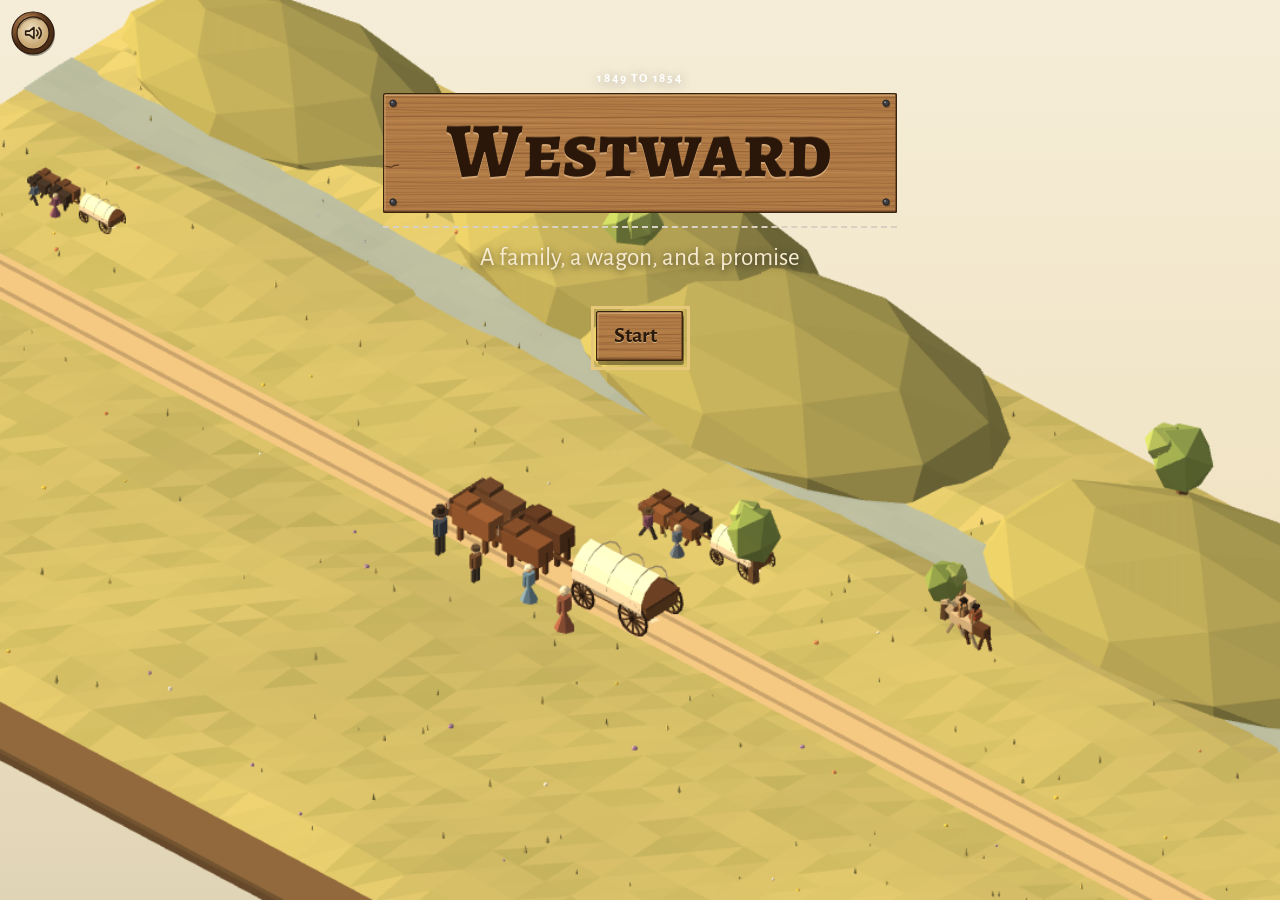
<file: index.html>
<!doctype html>
<html lang="en">
<head>
  <meta charset="utf-8">
  <meta name="viewport" content="width=device-width, initial-scale=1">
  <title>Westward</title>
  <meta name="description" content="A classroom game about westward expansion, 1849 to 1854.">
  <link rel="preconnect" href="https://fonts.googleapis.com">
  <link rel="preconnect" href="https://fonts.gstatic.com" crossorigin>
  <link href="https://fonts.googleapis.com/css2?family=Bricolage+Grotesque:opsz,wght@12..96,400;12..96,600;12..96,700&family=Unbounded:wght@500;700;800&family=Alegreya+SC:wght@500;700;800&family=Alegreya+Sans:ital,wght@0,400;0,500;0,700;1,400&family=VT323&family=IM+Fell+English:ital@0;1&display=swap" rel="stylesheet">
  <link rel="stylesheet" href="css/style.css">
</head>
<body>
  <!-- The scene sits behind every screen: the low-poly diorama, weather, and the wagon. -->
  <div id="scene" class="scene" aria-hidden="true"></div>
  <main id="app" class="app" aria-live="polite"></main>
  <aside id="teacher" class="teacher" hidden></aside>

  <!-- Content (teacher-editable) -->
  <script src="data/config.js"></script>
  <script src="data/families.js"></script>
  <script src="data/route.js"></script>
  <script src="data/stores.js"></script>
  <script src="data/cards.js"></script>
  <script src="data/landmarks.js"></script>
  <script src="data/endings.js"></script>
  <script src="data/scenes.js"></script>
  <script src="data/trail-events.js"></script>
  <script src="data/voices.js"></script>
  <script src="data/rivers.js"></script>
  <script src="data/map.js"></script>
  <!-- Game -->
  <script src="js/vendor/three.min.js"></script>
  <script src="js/engine.js"></script>
  <script src="js/scene.js"></script>
  <script src="js/diorama.js"></script>
  <script src="js/minigames.js"></script>
  <script src="js/sound.js"></script>
  <script src="js/uikit.js"></script>
  <script src="js/map.js"></script>
  <script src="js/ui.js"></script>
</body>
</html>
</file>
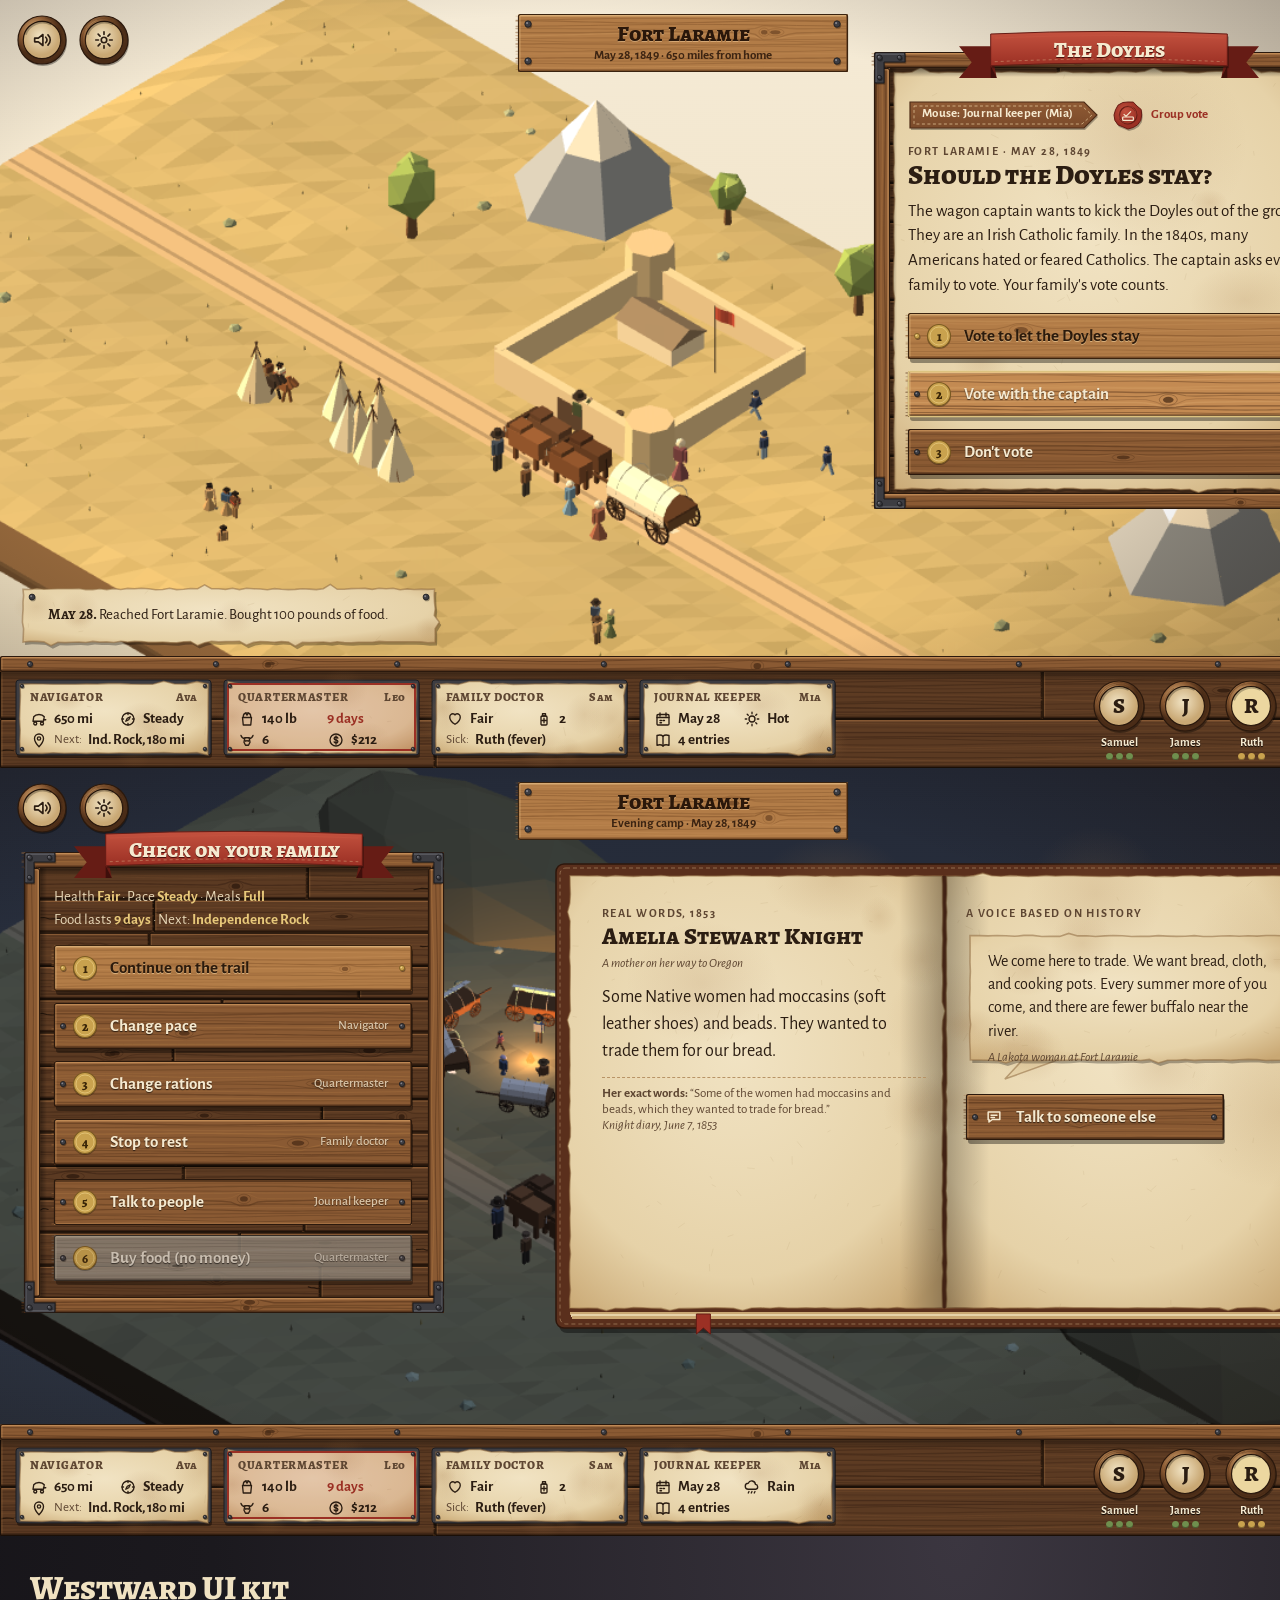
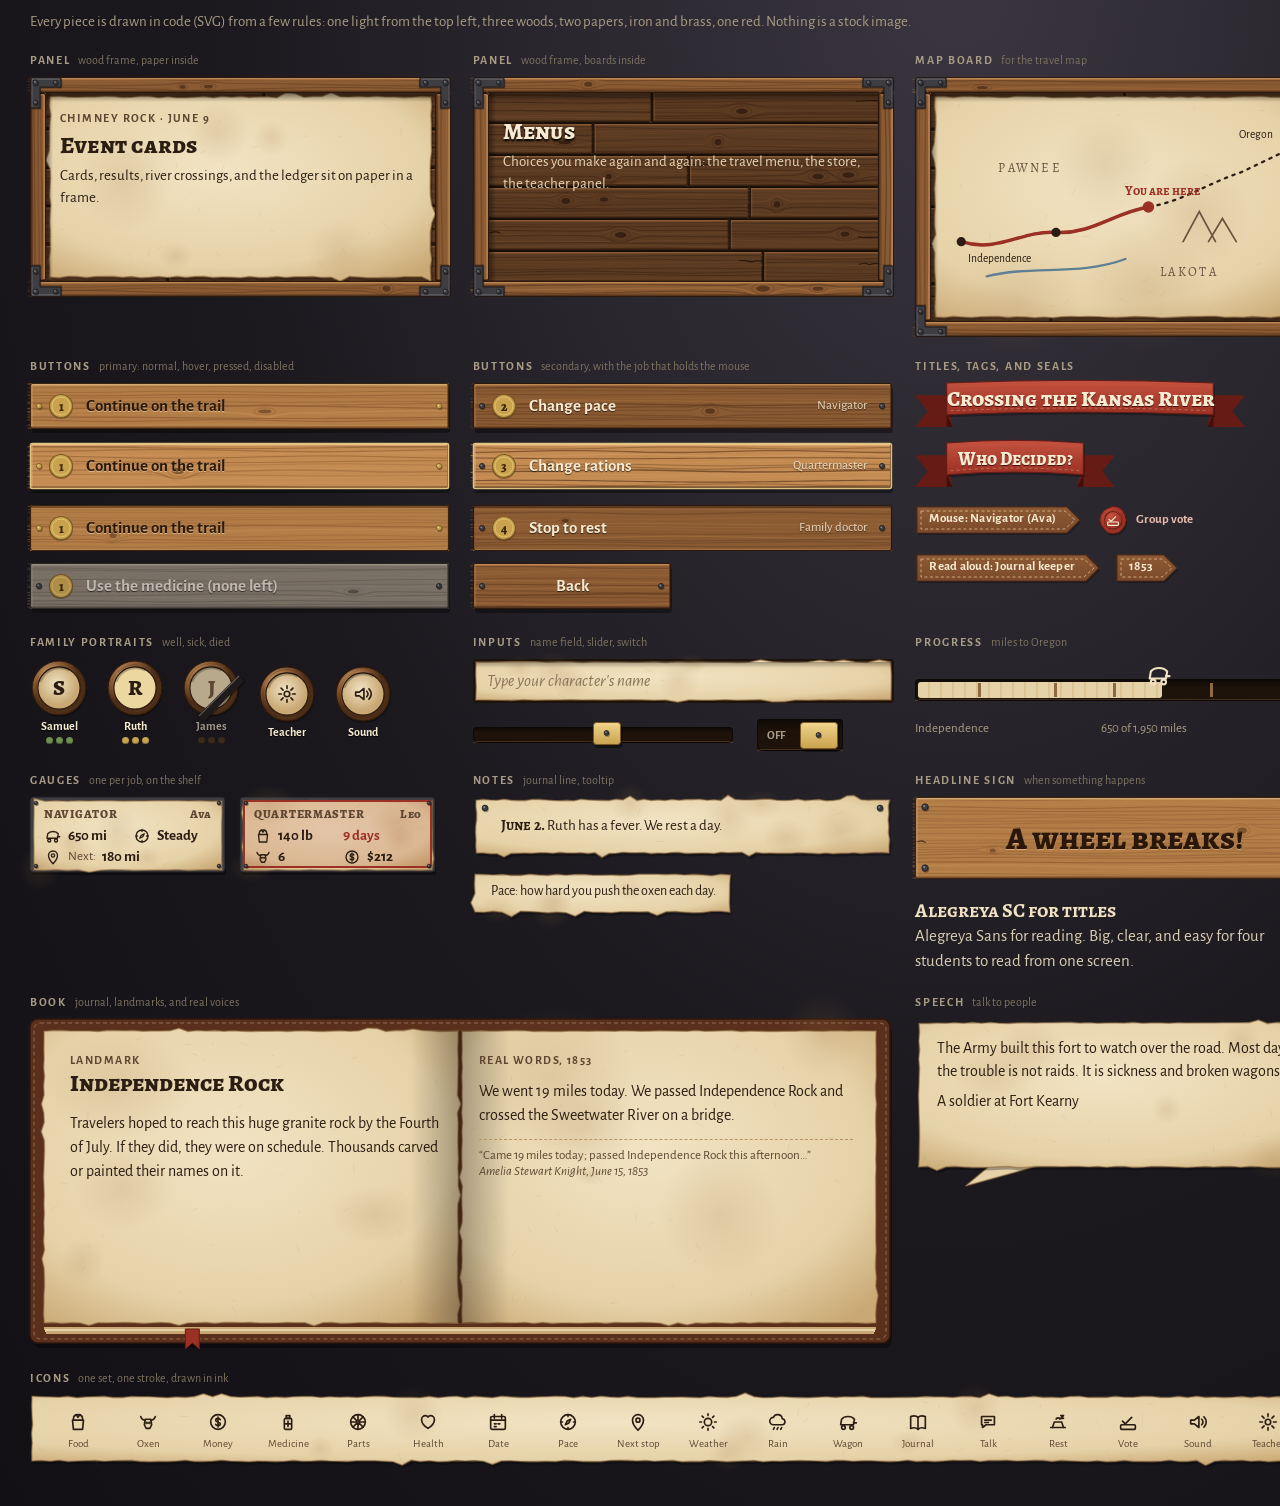
<file: design/ui-kit/index.html>
<!doctype html>
<html lang="en">
<head>
<meta charset="utf-8">
<meta name="viewport" content="width=device-width, initial-scale=1">
<title>Westward UI Kit</title>
<link rel="preconnect" href="https://fonts.googleapis.com">
<link rel="preconnect" href="https://fonts.gstatic.com" crossorigin>
<link href="https://fonts.googleapis.com/css2?family=Alegreya+SC:wght@500;700;800&family=Alegreya+Sans:ital,wght@0,400;0,500;0,700;1,400&display=swap" rel="stylesheet">
<style>
  :root {
    --ink: #2b1d12; --ink-soft: #5e4632; --cream: #f6ead0; --brass: #e7c87a; --red: #9b3024;
    --title: "Alegreya SC", Georgia, serif; --body: "Alegreya Sans", "Trebuchet MS", sans-serif;
  }
  * { box-sizing: border-box; }
  html, body { margin: 0; }
  body { font-family: var(--body); color: var(--ink); background: #17151a; }
  [data-ui] { position: relative; isolation: isolate; }
  .ui-bg { position: absolute; inset: 0; z-index: -1; pointer-events: none; }
  .ui-bg svg { display: block; overflow: visible; }
  .icon { display: block; }

  /* ---------- shared pieces ---------- */
  .title { font-family: var(--title); font-weight: 800; letter-spacing: 0.01em; }
  .ribbon { height: 44px; display: flex; align-items: center; justify-content: center; padding: 0 56px 12px; color: var(--cream);
    font-family: var(--title); font-weight: 800; font-size: 22px; text-shadow: 0 1px 0 #4a120d; white-space: nowrap; }
  .btn { display: flex; align-items: center; gap: 12px; width: 100%; height: 50px; padding: 0 26px 4px 18px; border: 0; background: none;
    font: 600 17px var(--body); color: var(--cream); text-align: left; text-shadow: 0 1px 1px rgba(0,0,0,.6); cursor: pointer; }
  .btn.primary { color: #2b1a0c; text-shadow: 0 1px 0 rgba(255,230,180,.5); font-weight: 700; }
  .btn .key { width: 26px; height: 26px; flex: none; display: grid; place-items: center; font: 800 13px var(--title); color: #3a2608; text-shadow: none; }
  .btn .role { margin-left: auto; font-size: 13px; font-weight: 500; opacity: .75; }
  .btn.pressed { padding-top: 4px; }
  .btn.disabled { color: #ddd5c8; opacity: .85; }
  .tag { height: 30px; display: inline-flex; align-items: center; padding: 0 26px 2px 14px; color: var(--cream); font: 600 13px var(--body); letter-spacing: .02em; }
  .seal-row { display: inline-flex; align-items: center; gap: 6px; font: 700 13px var(--body); color: var(--red); }
  .seal { width: 34px; height: 34px; display: grid; place-items: center; }
  .eyebrow { font: 700 12px var(--body); letter-spacing: .12em; text-transform: uppercase; color: var(--ink-soft); }
  .medal { width: 58px; height: 58px; display: grid; place-items: center; font: 800 22px var(--title); color: var(--ink); }
  .pips { display: flex; gap: 3px; justify-content: center; margin-top: 4px; }
  .pips i { width: 7px; height: 7px; border-radius: 50%; background: #6f8f4e; box-shadow: inset 0 -1px 0 rgba(0,0,0,.35); }
  .pips i.off { background: #3a2a1c; }
  .pips.sick i { background: #c9a24e; }
  .who { font: 600 12px var(--body); color: var(--cream); text-align: center; margin-top: 2px; text-shadow: 0 1px 1px #000; }
  .stat { display: flex; align-items: center; gap: 6px; font-size: 13px; color: var(--ink-soft); }
  .stat b { color: var(--ink); font-size: 15px; }

  /* ---------- game screen ---------- */
  .screen { width: 1366px; height: 768px; position: relative; overflow: hidden; background: #000 center/cover no-repeat; }
  .screen::after { content: ""; position: absolute; inset: 0; pointer-events: none; background: radial-gradient(ellipse at 40% 45%, transparent 55%, rgba(20,10,4,.45)); }
  .corner-btns { position: absolute; left: 16px; top: 14px; display: flex; gap: 10px; z-index: 5; }
  .corner-btns .medal { width: 52px; height: 52px; }
  .place-sign { position: absolute; left: 50%; top: 14px; transform: translateX(-50%); width: 330px; height: 58px; z-index: 5;
    display: flex; flex-direction: column; align-items: center; justify-content: center; }
  .place-sign .t { font: 800 22px var(--title); color: #2a170a; text-shadow: 0 1px 0 rgba(255,220,170,.45); line-height: 1; }
  .place-sign .d { font: 600 13px var(--body); color: #3c2412; margin-top: 3px; }
  .card { position: absolute; right: 22px; top: 52px; width: 470px; padding: 40px 34px 30px; z-index: 5; }
  .card .ribbon { position: absolute; left: 50%; top: -18px; transform: translateX(-50%); width: 300px; }
  .card .chips { display: flex; align-items: center; gap: 12px; margin: 6px 0 12px; }
  .card h2 { margin: 2px 0 8px; font: 800 28px/1.1 var(--title); }
  .card p { font-size: 17px; line-height: 1.45; margin: 0 0 16px; }
  .card .choices { display: grid; gap: 8px; }
  .shelf { position: absolute; left: 0; right: 0; bottom: 0; height: 112px; z-index: 6; display: flex; align-items: center; gap: 12px; padding: 22px 16px 8px; }
  .plaque { width: 196px; height: 78px; padding: 9px 14px 12px; }
  .plaque .role { font: 800 12px var(--title); letter-spacing: .06em; color: var(--ink-soft); display: flex; justify-content: space-between; }
  .plaque .rows { display: grid; grid-template-columns: 1fr 1fr; gap: 3px 10px; margin-top: 5px; }
  .family { margin-left: auto; display: flex; gap: 12px; padding-right: 6px; }
  .family .medal { width: 54px; height: 54px; }
  .journal-note { position: absolute; left: 20px; bottom: 120px; width: 420px; height: 62px; padding: 18px 22px 0 28px; z-index: 5; font-size: 15px; }
  .journal-note b { font-family: var(--title); }

  /* ---------- second screen: size-up + voices ---------- */
  .board { position: absolute; left: 24px; top: 84px; width: 420px; padding: 34px 30px 28px; z-index: 5; color: var(--cream); }
  .board h2 { margin: 6px 0 6px; font: 800 26px var(--title); color: var(--cream); text-shadow: 0 2px 2px #000; }
  .board .status { font-size: 15px; line-height: 1.5; margin: 0 0 14px; color: #e8d8b8; }
  .board .status b { color: var(--brass); }
  .board .choices { display: grid; gap: 8px; }
  .book { position: absolute; right: 30px; top: 96px; width: 780px; height: 470px; z-index: 5; display: grid; grid-template-columns: 1fr 1fr; gap: 40px; padding: 42px 46px 60px; }
  .book h3 { margin: 0 0 4px; font: 800 24px var(--title); }
  .book .quote { font-size: 18px; line-height: 1.5; margin: 12px 0; }
  .book .src { font-size: 13px; color: var(--ink-soft); font-style: italic; }
  .book .orig { margin-top: 12px; font-size: 13px; color: var(--ink-soft); border-top: 1px dashed #b89466; padding-top: 8px; }
  .book .right { display: flex; flex-direction: column; gap: 12px; }
  .bubble { height: 150px; padding: 18px 22px 0; font-size: 16px; line-height: 1.45; }
  .bubble .src { margin-top: 6px; }

  /* ---------- the kit sheet ---------- */
  .sheet { width: 1366px; padding: 28px 30px 40px; background: radial-gradient(ellipse at 70% 0%, #3b3640 0%, #1b191e 55%, #121014 100%); color: #d9cdb6; }
  .sheet h1 { font: 800 34px var(--title); color: #f0e2c2; margin: 0 0 2px; }
  .sheet .lede { margin: 0 0 22px; color: #a99c86; font-size: 15px; }
  .grid { display: grid; grid-template-columns: repeat(12, 1fr); gap: 22px 22px; }
  .cell { grid-column: span 4; }
  .cell.w6 { grid-column: span 6; } .cell.w8 { grid-column: span 8; } .cell.w12 { grid-column: span 12; } .cell.w3 { grid-column: span 3; }
  .label { font: 700 12px var(--body); letter-spacing: .14em; text-transform: uppercase; color: #a99c86; margin-bottom: 10px; display: flex; gap: 8px; align-items: baseline; }
  .label span { letter-spacing: 0; text-transform: none; font-weight: 400; color: #7d7262; }
  .row { display: flex; gap: 14px; align-items: center; flex-wrap: wrap; }
  .col { display: grid; gap: 10px; }
  .icons { display: flex; flex-wrap: wrap; gap: 10px; padding: 16px 18px; }
  .icons > div:not(.ui-bg) { display: flex; flex-direction: column; align-items: center; gap: 4px; width: 60px; font-size: 11px; color: var(--ink-soft); }
  .slider { width: 260px; height: 16px; }
  .slider .knob { position: absolute; top: -5px; width: 30px; height: 26px; }
  .toggle { width: 86px; height: 32px; display: flex; align-items: center; justify-content: space-between; padding: 0 10px; font: 700 12px var(--body); color: #a99c86; }
  .toggle .knob { position: absolute; top: 3px; width: 40px; height: 30px; }
  .miles { width: 100%; height: 22px; }
  .miles .fill { position: absolute; left: 3px; top: 3px; bottom: 3px; width: 58%; border-radius: 3px; background: repeating-linear-gradient(90deg, #e6d2a8 0 10px, #dcc394 10px 12px); }
  .miles .marker { position: absolute; top: -18px; left: calc(58% - 14px); }
  .miles .stop { position: absolute; top: 4px; width: 3px; height: 14px; background: #8f6a40; }
  .field { width: 100%; height: 44px; padding: 0 14px; display: flex; align-items: center; font-size: 17px; }
  .field .ph { color: #8a7458; font-style: italic; }
  .type .t1 { font: 800 32px var(--title); color: #f0e2c2; }
  .type .t2 { font: 700 20px var(--title); color: #f0e2c2; }
  .type .t3 { font: 400 17px/1.45 var(--body); color: #d9cdb6; max-width: 380px; }
  .sign-big { width: 420px; height: 82px; display: grid; place-items: center; font: 800 32px var(--title); color: #2a170a; text-shadow: 0 1px 0 rgba(255,220,170,.45), 0 -1px 0 rgba(0,0,0,.25); }
  .mapboard { height: 260px; padding: 30px; }
  .mapboard svg.map { position: absolute; inset: 26px; width: calc(100% - 52px); height: calc(100% - 52px); }
  .tooltip { display: inline-block; height: 44px; padding: 10px 18px 0; font-size: 14px; }

  .sheet [data-ui="paper"], .sheet [data-ui="note"], .sheet [data-ui="bubble"], .sheet [data-ui="book"], .sheet [data-ui="field"],
  .sheet [data-ui="frame"][data-o-inner="paper"] { color: var(--ink); }
  .hidden { display: none !important; }
</style>
</head>
<body>

<!-- =============================== SCREEN 1: an event at Fort Laramie =============================== -->
<section id="event" class="screen" style="background-image:url(bg-fort.png)">
  <div class="corner-btns">
    <div class="medal" data-ui="medallion" data-seed="41"><span data-icon="sound" data-size="22"></span></div>
    <div class="medal" data-ui="medallion" data-seed="42"><span data-icon="gear" data-size="22"></span></div>
  </div>
  <div class="place-sign" data-ui="sign" data-seed="7"><div class="t">Fort Laramie</div><div class="d">May 28, 1849 &middot; 650 miles from home</div></div>

  <div class="card" data-ui="frame" data-o-inner="paper" data-seed="12">
    <div class="ribbon" data-ui="ribbon" data-seed="3">The Doyles</div>
    <div class="chips">
      <span class="tag" data-ui="tag" data-seed="5">Mouse: Journal keeper (Mia)</span>
      <span class="seal-row"><span class="seal" data-ui="seal" data-seed="9"><span data-icon="vote" data-size="16" data-color="#f6ead0"></span></span>Group vote</span>
    </div>
    <div class="eyebrow">Fort Laramie &middot; May 28, 1849</div>
    <h2>Should the Doyles stay?</h2>
    <p>The wagon captain wants to kick the Doyles out of the group. They are an Irish Catholic family. In the 1840s, many Americans hated or feared Catholics. The captain asks every family to vote. Your family's vote counts.</p>
    <div class="choices">
      <button class="btn primary" data-ui="button" data-o-kind="primary" data-seed="21"><span class="key" data-ui="key">1</span>Vote to let the Doyles stay</button>
      <button class="btn" data-ui="button" data-o-state="hover" data-seed="22"><span class="key" data-ui="key">2</span>Vote with the captain</button>
      <button class="btn" data-ui="button" data-seed="23"><span class="key" data-ui="key">3</span>Don't vote</button>
    </div>
  </div>

  <div class="journal-note" data-ui="note" data-seed="31"><b>May 28.</b> Reached Fort Laramie. Bought 100 pounds of food.</div>

  <div class="shelf" data-ui="shelf" data-seed="2">
    <div class="plaque" data-ui="plaque" data-seed="51"><div class="role">NAVIGATOR <span>Ava</span></div>
      <div class="rows"><div class="stat"><span data-icon="wagon" data-size="18"></span><b>650 mi</b></div><div class="stat"><span data-icon="compass" data-size="18"></span><b>Steady</b></div>
      <div class="stat" style="grid-column:span 2"><span data-icon="pin" data-size="18"></span>Next: <b>Ind. Rock, 180 mi</b></div></div></div>
    <div class="plaque" data-ui="plaque" data-o-alert="true" data-seed="52"><div class="role">QUARTERMASTER <span>Leo</span></div>
      <div class="rows"><div class="stat"><span data-icon="food" data-size="18"></span><b>140 lb</b></div><div class="stat" style="color:#9b3024"><b style="color:#9b3024">9 days</b></div>
      <div class="stat"><span data-icon="ox" data-size="18"></span><b>6</b></div><div class="stat"><span data-icon="coin" data-size="18"></span><b>$212</b></div></div></div>
    <div class="plaque" data-ui="plaque" data-seed="53"><div class="role">FAMILY DOCTOR <span>Sam</span></div>
      <div class="rows"><div class="stat"><span data-icon="heart" data-size="18"></span><b>Fair</b></div><div class="stat"><span data-icon="medicine" data-size="18"></span><b>2</b></div>
      <div class="stat" style="grid-column:span 2">Sick: <b>Ruth (fever)</b></div></div></div>
    <div class="plaque" data-ui="plaque" data-seed="54"><div class="role">JOURNAL KEEPER <span>Mia</span></div>
      <div class="rows"><div class="stat"><span data-icon="calendar" data-size="18"></span><b>May 28</b></div><div class="stat"><span data-icon="sun" data-size="18"></span><b>Hot</b></div>
      <div class="stat" style="grid-column:span 2"><span data-icon="book" data-size="18"></span><b>4 entries</b></div></div></div>
    <div class="family">
      <div><div class="medal" data-ui="medallion" data-seed="61">S</div><div class="who">Samuel</div><div class="pips"><i></i><i></i><i></i></div></div>
      <div><div class="medal" data-ui="medallion" data-seed="62">J</div><div class="who">James</div><div class="pips"><i></i><i></i><i></i></div></div>
      <div><div class="medal" data-ui="medallion" data-seed="63" data-o-fill="#ecd7a0">R</div><div class="who">Ruth</div><div class="pips sick"><i></i><i class="off"></i><i class="off"></i></div></div>
      <div><div class="medal" data-ui="medallion" data-seed="64">M</div><div class="who">Martha</div><div class="pips"><i></i><i></i><i></i></div></div>
    </div>
  </div>
</section>

<!-- =============================== SCREEN 2: night camp, check on your family + talk to people =============================== -->
<section id="camp" class="screen" style="background-image:url(bg-camp.png)">
  <div class="corner-btns">
    <div class="medal" data-ui="medallion" data-seed="41"><span data-icon="sound" data-size="22"></span></div>
    <div class="medal" data-ui="medallion" data-seed="42"><span data-icon="gear" data-size="22"></span></div>
  </div>
  <div class="place-sign" data-ui="sign" data-seed="8"><div class="t">Fort Laramie</div><div class="d">Evening camp &middot; May 28, 1849</div></div>

  <div class="board" data-ui="frame" data-o-inner="boards" data-seed="14">
    <div class="ribbon" data-ui="ribbon" data-seed="4" style="position:absolute;left:50%;top:-18px;transform:translateX(-50%);width:320px">Check on your family</div>
    <p class="status">Health <b>Fair</b> &middot; Pace <b>Steady</b> &middot; Meals <b>Full</b><br>Food lasts <b>9 days</b> &middot; Next: <b>Independence Rock</b></p>
    <div class="choices">
      <button class="btn primary" data-ui="button" data-o-kind="primary" data-seed="24"><span class="key" data-ui="key">1</span>Continue on the trail</button>
      <button class="btn" data-ui="button" data-seed="25"><span class="key" data-ui="key">2</span>Change pace<span class="role">Navigator</span></button>
      <button class="btn" data-ui="button" data-seed="26"><span class="key" data-ui="key">3</span>Change rations<span class="role">Quartermaster</span></button>
      <button class="btn" data-ui="button" data-seed="27"><span class="key" data-ui="key">4</span>Stop to rest<span class="role">Family doctor</span></button>
      <button class="btn pressed" data-ui="button" data-o-state="pressed" data-seed="28"><span class="key" data-ui="key">5</span>Talk to people<span class="role">Journal keeper</span></button>
      <button class="btn disabled" data-ui="button" data-o-state="disabled" data-seed="29"><span class="key" data-ui="key">6</span>Buy food (no money)<span class="role">Quartermaster</span></button>
    </div>
  </div>

  <div class="book" data-ui="book" data-seed="17">
    <div>
      <div class="eyebrow">Real words, 1853</div>
      <h3>Amelia Stewart Knight</h3>
      <div class="src">A mother on her way to Oregon</div>
      <div class="quote">Some Native women had moccasins (soft leather shoes) and beads. They wanted to trade them for our bread.</div>
      <div class="orig"><b>Her exact words:</b> &ldquo;Some of the women had moccasins and beads, which they wanted to trade for bread.&rdquo;<br><span class="src">Knight diary, June 7, 1853</span></div>
    </div>
    <div class="right">
      <div class="eyebrow">A voice based on history</div>
      <div class="bubble" data-ui="bubble" data-seed="33">We come here to trade. We want bread, cloth, and cooking pots. Every summer more of you come, and there are fewer buffalo near the river.
        <div class="src">A Lakota woman at Fort Laramie</div></div>
      <button class="btn" data-ui="button" data-seed="34" style="width:260px"><span data-icon="talk" data-size="20" data-color="#f6ead0"></span>Talk to someone else</button>
    </div>
  </div>

  <div class="shelf" data-ui="shelf" data-seed="2">
    <div class="plaque" data-ui="plaque" data-seed="51"><div class="role">NAVIGATOR <span>Ava</span></div>
      <div class="rows"><div class="stat"><span data-icon="wagon" data-size="18"></span><b>650 mi</b></div><div class="stat"><span data-icon="compass" data-size="18"></span><b>Steady</b></div>
      <div class="stat" style="grid-column:span 2"><span data-icon="pin" data-size="18"></span>Next: <b>Ind. Rock, 180 mi</b></div></div></div>
    <div class="plaque" data-ui="plaque" data-o-alert="true" data-seed="52"><div class="role">QUARTERMASTER <span>Leo</span></div>
      <div class="rows"><div class="stat"><span data-icon="food" data-size="18"></span><b>140 lb</b></div><div class="stat"><b style="color:#9b3024">9 days</b></div>
      <div class="stat"><span data-icon="ox" data-size="18"></span><b>6</b></div><div class="stat"><span data-icon="coin" data-size="18"></span><b>$212</b></div></div></div>
    <div class="plaque" data-ui="plaque" data-seed="53"><div class="role">FAMILY DOCTOR <span>Sam</span></div>
      <div class="rows"><div class="stat"><span data-icon="heart" data-size="18"></span><b>Fair</b></div><div class="stat"><span data-icon="medicine" data-size="18"></span><b>2</b></div>
      <div class="stat" style="grid-column:span 2">Sick: <b>Ruth (fever)</b></div></div></div>
    <div class="plaque" data-ui="plaque" data-seed="54"><div class="role">JOURNAL KEEPER <span>Mia</span></div>
      <div class="rows"><div class="stat"><span data-icon="calendar" data-size="18"></span><b>May 28</b></div><div class="stat"><span data-icon="rain" data-size="18"></span><b>Rain</b></div>
      <div class="stat" style="grid-column:span 2"><span data-icon="book" data-size="18"></span><b>4 entries</b></div></div></div>
    <div class="family">
      <div><div class="medal" data-ui="medallion" data-seed="61">S</div><div class="who">Samuel</div><div class="pips"><i></i><i></i><i></i></div></div>
      <div><div class="medal" data-ui="medallion" data-seed="62">J</div><div class="who">James</div><div class="pips"><i></i><i></i><i></i></div></div>
      <div><div class="medal" data-ui="medallion" data-seed="63" data-o-fill="#ecd7a0">R</div><div class="who">Ruth</div><div class="pips sick"><i></i><i class="off"></i><i class="off"></i></div></div>
      <div><div class="medal" data-ui="medallion" data-seed="64">M</div><div class="who">Martha</div><div class="pips"><i></i><i></i><i></i></div></div>
    </div>
  </div>
</section>

<!-- =============================== THE KIT SHEET =============================== -->
<section id="sheet" class="sheet">
  <h1>Westward UI kit</h1>
  <p class="lede">Every piece is drawn in code (SVG) from a few rules: one light from the top left, three woods, two papers, iron and brass, one red. Nothing is a stock image.</p>
  <div class="grid">

    <div class="cell">
      <div class="label">Panel <span>wood frame, paper inside</span></div>
      <div data-ui="frame" data-o-inner="paper" data-seed="101" style="height:220px;padding:34px 30px">
        <div class="eyebrow">Chimney Rock &middot; June 9</div>
        <div class="title" style="font-size:24px;margin:4px 0">Event cards</div>
        <div style="font-size:15px;line-height:1.45">Cards, results, river crossings, and the ledger sit on paper in a frame.</div>
      </div>
    </div>
    <div class="cell">
      <div class="label">Panel <span>wood frame, boards inside</span></div>
      <div data-ui="frame" data-o-inner="boards" data-seed="102" style="height:220px;padding:34px 30px;color:#f6ead0">
        <div class="title" style="font-size:24px;margin:4px 0;color:#f6ead0;text-shadow:0 2px 2px #000">Menus</div>
        <div style="font-size:15px;line-height:1.45;color:#e8d8b8">Choices you make again and again: the travel menu, the store, the teacher panel.</div>
      </div>
    </div>
    <div class="cell">
      <div class="label">Map board <span>for the travel map</span></div>
      <div class="mapboard" data-ui="frame" data-o-inner="paper" data-seed="103">
        <svg class="map" viewBox="0 0 300 180" fill="none" stroke-linecap="round">
          <path d="M8 120 C40 130 60 110 90 112 S140 95 170 90 S220 70 250 60 L292 40" stroke="#2b1d12" stroke-width="2" stroke-dasharray="2 5"/>
          <path d="M8 120 C40 130 60 110 90 112 S140 95 170 90" stroke="#9b3024" stroke-width="3"/>
          <path d="M200 120 l14 -26 l14 26 M222 120 l12 -20 l12 20" stroke="#6b5440" stroke-width="1.5"/>
          <path d="M30 150 C70 140 110 150 150 135" stroke="#5f7f94" stroke-width="2"/>
          <circle cx="8" cy="120" r="4" fill="#2b1d12"/><circle cx="90" cy="112" r="4" fill="#2b1d12"/><circle cx="170" cy="90" r="5" fill="#9b3024"/><circle cx="292" cy="40" r="4" fill="none" stroke="#2b1d12" stroke-width="2"/>
          <text x="14" y="138" font-family="Alegreya Sans" font-size="10" fill="#2b1d12">Independence</text>
          <text x="150" y="80" font-family="Alegreya SC" font-weight="700" font-size="11" fill="#9b3024">You are here</text>
          <text x="40" y="60" font-family="Alegreya SC" font-size="11" fill="#6b5440" letter-spacing="2">PAWNEE</text>
          <text x="180" y="150" font-family="Alegreya SC" font-size="11" fill="#6b5440" letter-spacing="2">LAKOTA</text>
          <text x="248" y="30" font-family="Alegreya Sans" font-size="10" fill="#2b1d12">Oregon</text>
        </svg>
      </div>
    </div>

    <div class="cell">
      <div class="label">Buttons <span>primary: normal, hover, pressed, disabled</span></div>
      <div class="col">
        <button class="btn primary" data-ui="button" data-o-kind="primary" data-seed="111"><span class="key" data-ui="key">1</span>Continue on the trail</button>
        <button class="btn primary" data-ui="button" data-o-kind="primary" data-o-state="hover" data-seed="112"><span class="key" data-ui="key">1</span>Continue on the trail</button>
        <button class="btn primary pressed" data-ui="button" data-o-kind="primary" data-o-state="pressed" data-seed="113"><span class="key" data-ui="key">1</span>Continue on the trail</button>
        <button class="btn disabled" data-ui="button" data-o-state="disabled" data-seed="114"><span class="key" data-ui="key">1</span>Use the medicine (none left)</button>
      </div>
    </div>
    <div class="cell">
      <div class="label">Buttons <span>secondary, with the job that holds the mouse</span></div>
      <div class="col">
        <button class="btn" data-ui="button" data-seed="121"><span class="key" data-ui="key">2</span>Change pace<span class="role">Navigator</span></button>
        <button class="btn" data-ui="button" data-o-state="hover" data-seed="122"><span class="key" data-ui="key">3</span>Change rations<span class="role">Quartermaster</span></button>
        <button class="btn pressed" data-ui="button" data-o-state="pressed" data-seed="123"><span class="key" data-ui="key">4</span>Stop to rest<span class="role">Family doctor</span></button>
        <button class="btn" data-ui="button" data-seed="124" style="width:200px;justify-content:center;padding-left:26px">Back</button>
      </div>
    </div>
    <div class="cell">
      <div class="label">Titles, tags, and seals</div>
      <div class="col" style="gap:16px">
        <div class="ribbon" data-ui="ribbon" data-seed="131" style="width:330px">Crossing the Kansas River</div>
        <div class="ribbon" data-ui="ribbon" data-seed="132" style="width:200px;font-size:18px">Who Decided?</div>
        <div class="row">
          <span class="tag" data-ui="tag" data-seed="133">Mouse: Navigator (Ava)</span>
          <span class="seal-row" style="color:#e7b8a8"><span class="seal" data-ui="seal" data-seed="134"><span data-icon="vote" data-size="16" data-color="#f6ead0"></span></span>Group vote</span>
        </div>
        <div class="row"><span class="tag" data-ui="tag" data-seed="135">Read aloud: Journal keeper</span><span class="tag" data-ui="tag" data-seed="136">1853</span></div>
      </div>
    </div>

    <div class="cell">
      <div class="label">Family portraits <span>well, sick, died</span></div>
      <div class="row" style="gap:18px">
        <div><div class="medal" data-ui="medallion" data-seed="141">S</div><div class="who">Samuel</div><div class="pips"><i></i><i></i><i></i></div></div>
        <div><div class="medal" data-ui="medallion" data-seed="142" data-o-fill="#ecd7a0">R</div><div class="who">Ruth</div><div class="pips sick"><i></i><i class="off"></i><i class="off"></i></div></div>
        <div><div class="medal" data-ui="medallion" data-seed="143" data-o-dead="true" data-o-fill="#b9a98c" style="color:#5e4632">J</div><div class="who" style="opacity:.6">James</div><div class="pips"><i class="off"></i><i class="off"></i><i class="off"></i></div></div>
        <div><div class="medal" data-ui="medallion" data-seed="144"><span data-icon="gear"></span></div><div class="who">Teacher</div></div>
        <div><div class="medal" data-ui="medallion" data-seed="145"><span data-icon="sound"></span></div><div class="who">Sound</div></div>
      </div>
    </div>
    <div class="cell">
      <div class="label">Inputs <span>name field, slider, switch</span></div>
      <div class="col" style="gap:16px">
        <div class="field" data-ui="field" data-seed="151"><span class="ph">Type your character's name</span></div>
        <div class="row" style="gap:24px">
          <div class="slider" data-ui="slot" data-seed="152"><div class="knob" data-ui="knob" style="left:120px"></div></div>
          <div class="toggle" data-ui="slot" data-seed="153"><span>OFF</span><span>ON</span><div class="knob" data-ui="knob" style="left:43px"></div></div>
        </div>
      </div>
    </div>
    <div class="cell">
      <div class="label">Progress <span>miles to Oregon</span></div>
      <div class="col" style="gap:20px;padding-top:20px">
        <div class="miles" data-ui="slot" data-seed="161"><div class="fill"></div><span class="stop" style="left:15%"></span><span class="stop" style="left:33%"></span><span class="stop" style="left:47%"></span><span class="stop" style="left:70%"></span><span class="stop" style="left:88%"></span>
          <span class="marker" data-icon="wagon" data-size="28" data-color="#f0e2c2"></span></div>
        <div class="row" style="justify-content:space-between;font-size:13px;color:#a99c86"><span>Independence</span><span>650 of 1,950 miles</span><span>Oregon</span></div>
      </div>
    </div>

    <div class="cell">
      <div class="label">Gauges <span>one per job, on the shelf</span></div>
      <div class="row">
        <div class="plaque" data-ui="plaque" data-seed="171"><div class="role">NAVIGATOR <span>Ava</span></div>
          <div class="rows"><div class="stat"><span data-icon="wagon" data-size="18"></span><b>650 mi</b></div><div class="stat"><span data-icon="compass" data-size="18"></span><b>Steady</b></div>
          <div class="stat" style="grid-column:span 2"><span data-icon="pin" data-size="18"></span>Next: <b>180 mi</b></div></div></div>
        <div class="plaque" data-ui="plaque" data-o-alert="true" data-seed="172"><div class="role">QUARTERMASTER <span>Leo</span></div>
          <div class="rows"><div class="stat"><span data-icon="food" data-size="18"></span><b>140 lb</b></div><div class="stat"><b style="color:#9b3024">9 days</b></div>
          <div class="stat"><span data-icon="ox" data-size="18"></span><b>6</b></div><div class="stat"><span data-icon="coin" data-size="18"></span><b>$212</b></div></div></div>
      </div>
    </div>
    <div class="cell">
      <div class="label">Notes <span>journal line, tooltip</span></div>
      <div class="col" style="gap:14px">
        <div class="journal-note" data-ui="note" data-seed="181" style="position:relative;left:0;bottom:0;width:100%"><b>June 2.</b> Ruth has a fever. We rest a day.</div>
        <div><span class="tooltip" data-ui="paper" data-seed="182">Pace: how hard you push the oxen each day.</span></div>
      </div>
    </div>
    <div class="cell">
      <div class="label">Headline sign <span>when something happens</span></div>
      <div class="sign-big" data-ui="sign" data-seed="191">A wheel breaks!</div>
      <div class="type" style="margin-top:18px">
        <div class="t2">Alegreya SC for titles</div>
        <div class="t3">Alegreya Sans for reading. Big, clear, and easy for four students to read from one screen.</div>
      </div>
    </div>

    <div class="cell w8">
      <div class="label">Book <span>journal, landmarks, and real voices</span></div>
      <div class="book" data-ui="book" data-seed="201" style="position:relative;right:auto;top:auto;width:100%;height:330px;padding:34px 40px 50px;gap:34px">
        <div>
          <div class="eyebrow">Landmark</div>
          <h3>Independence Rock</h3>
          <div class="quote" style="font-size:16px">Travelers hoped to reach this huge granite rock by the Fourth of July. If they did, they were on schedule. Thousands carved or painted their names on it.</div>
        </div>
        <div>
          <div class="eyebrow">Real words, 1853</div>
          <div class="quote" style="font-size:16px">We went 19 miles today. We passed Independence Rock and crossed the Sweetwater River on a bridge.</div>
          <div class="orig">&ldquo;Came 19 miles today; passed Independence Rock this afternoon&hellip;&rdquo;<br><span class="src">Amelia Stewart Knight, June 15, 1853</span></div>
        </div>
      </div>
    </div>
    <div class="cell">
      <div class="label">Speech <span>talk to people</span></div>
      <div class="bubble" data-ui="bubble" data-seed="211" style="height:170px">The Army built this fort to watch over the road. Most days the trouble is not raids. It is sickness and broken wagons.<div class="src">A soldier at Fort Kearny</div></div>
    </div>

    <div class="cell w12">
      <div class="label">Icons <span>one set, one stroke, drawn in ink</span></div>
      <div class="icons" data-ui="paper" data-seed="221">
        <div><span data-icon="food"></span>Food</div><div><span data-icon="ox"></span>Oxen</div><div><span data-icon="coin"></span>Money</div>
        <div><span data-icon="medicine"></span>Medicine</div><div><span data-icon="wheel"></span>Parts</div><div><span data-icon="heart"></span>Health</div>
        <div><span data-icon="calendar"></span>Date</div><div><span data-icon="compass"></span>Pace</div><div><span data-icon="pin"></span>Next stop</div>
        <div><span data-icon="sun"></span>Weather</div><div><span data-icon="rain"></span>Rain</div><div><span data-icon="wagon"></span>Wagon</div>
        <div><span data-icon="book"></span>Journal</div><div><span data-icon="talk"></span>Talk</div><div><span data-icon="rest"></span>Rest</div>
        <div><span data-icon="vote"></span>Vote</div><div><span data-icon="sound"></span>Sound</div><div><span data-icon="gear"></span>Teacher</div>
      </div>
    </div>
  </div>
</section>

<script src="../../js/uikit.js"></script>
<script>
  // ?view=event | camp | sheet shows one; no view shows all three.
  var view = new URLSearchParams(location.search).get("view");
  if (view) document.querySelectorAll("section").forEach(function (s) { if (s.id !== view) s.classList.add("hidden"); });
  function go() { UIKit.paint(document); }
  if (document.fonts && document.fonts.ready) document.fonts.ready.then(go); else window.addEventListener("load", go);
  window.addEventListener("resize", go);
</script>
</body>
</html>
</file>
<file: css/style.css>
/* Westward: visual system carried over from the Lowell mill game.
   Fonts: Unbounded (headings, labels) and Bricolage Grotesque (body).
   Cards: 2px ink border, small radius, hard offset shadow. */

:root {
  --paper: #f2ede3;
  --card: #fbf9f4;
  --ink: #22262e;
  --gold: #c9a54e;
  --muted: #5a5f6b;
  --blue: #6b8fb3;
  --terracotta: #c2715a;
  --teal: #5f8f96;
  --lavender: #8f7fae;
  --shadow: 3px 3px 0 var(--ink);
  --radius: 6px;
  --head: "Unbounded", "Arial Black", system-ui, sans-serif;
  --body: "Bricolage Grotesque", "Segoe UI", system-ui, sans-serif;
  --text: clamp(18px, 1.4vw + 5px, 26px);
  --panel-h: 104px;
}

* { box-sizing: border-box; }
html, body { margin: 0; height: 100%; }
body {
  background: var(--paper);
  color: var(--ink);
  font-family: var(--body);
  font-size: var(--text);
  line-height: 1.4;
  overflow: hidden;
}
h1, h2, h3, .label, button, .chip { font-family: var(--head); }
h1 { font-size: clamp(40px, 6vw, 92px); margin: 0; letter-spacing: 0.01em; line-height: 1.02; }
h2 { font-size: clamp(24px, 2.4vw, 38px); margin: 0 0 0.4em; line-height: 1.15; }
h3 { font-size: clamp(16px, 1.3vw, 22px); margin: 0 0 0.3em; }
p { margin: 0 0 0.7em; }

/* ------------------------------------------------------------ scene */
.scene {
  position: fixed; inset: 0; overflow: hidden;
  transition: filter 0.8s ease, bottom 0.4s ease;
  background: #e9dcc0;
}
body.has-panel .scene { bottom: var(--panel-h); }
.scene.dim { filter: brightness(0.62) saturate(0.85); }
.scene.dim-soft { filter: brightness(0.82); }
.scene .layer {
  position: absolute; bottom: 0; left: 0;
  height: 100%; width: auto; max-width: none;
  will-change: transform;
  pointer-events: none;
  user-select: none;
}
.scene .tint { position: absolute; inset: 0; mix-blend-mode: multiply; pointer-events: none; transition: background 2s; }
.scene canvas { position: absolute; inset: 0; width: 100%; height: 100%; pointer-events: none; }
.scene .glow {
  position: absolute; width: 60vmax; height: 60vmax; border-radius: 50%;
  background: radial-gradient(circle, rgba(255,240,200,0.75), rgba(255,220,150,0.25) 40%, rgba(255,220,150,0) 70%);
  animation: breathe 9s ease-in-out infinite;
  pointer-events: none;
}
.scene .clouds {
  position: absolute; top: 0; left: 0; height: 55%; width: 200%;
  background-repeat: repeat-x; background-size: 50% 100%;
  animation: drift 160s linear infinite;
  opacity: 0.85;
}
@keyframes drift { from { transform: translateX(0); } to { transform: translateX(-50%); } }
@keyframes breathe { 0%, 100% { opacity: 0.85; transform: scale(1); } 50% { opacity: 1; transform: scale(1.05); } }

/* the wagon (or ship) */
.rig { position: absolute; left: 24%; bottom: 9%; width: clamp(240px, 30vw, 430px); will-change: transform; }
.rig svg { width: 100%; height: auto; display: block; overflow: visible; }
.rig .wheel { transform-box: fill-box; transform-origin: center; }
.rig.moving .wheel { animation: spin 1.1s linear infinite; }
.rig.moving .body { animation: bob 0.55s ease-in-out infinite alternate; }
.rig.moving .leg-a { animation: step 0.55s ease-in-out infinite alternate; transform-box: fill-box; transform-origin: top center; }
.rig.moving .leg-b { animation: step 0.55s ease-in-out infinite alternate-reverse; transform-box: fill-box; transform-origin: top center; }
.rig.ship .body { animation: sway 3.2s ease-in-out infinite alternate; transform-box: fill-box; transform-origin: bottom center; }
@keyframes spin { to { transform: rotate(360deg); } }
@keyframes bob { from { transform: translateY(0); } to { transform: translateY(-3px); } }
@keyframes step { from { transform: rotate(-14deg); } to { transform: rotate(14deg); } }
@keyframes sway { from { transform: rotate(-2deg) translateY(0); } to { transform: rotate(2deg) translateY(-6px); } }

/* ------------------------------------------------------------ app shell */
.app {
  position: fixed; inset: 0;
  display: flex; flex-direction: column; align-items: center; justify-content: center;
  padding: 16px 16px calc(var(--panel-h) + 16px);
  overflow-y: auto;
}
.app.no-panel { padding-bottom: 16px; }
.app.top { justify-content: flex-start; }

.card {
  background: var(--card);
  border: 2px solid var(--ink);
  border-radius: var(--radius);
  box-shadow: var(--shadow);
  padding: clamp(18px, 2.2vw, 34px);
  max-width: 1000px; width: 100%;
  animation: rise 0.45s cubic-bezier(.2,.8,.2,1);
}
.app.still .card { animation: none; }
.card.narrow { max-width: 760px; }
.card.wide { max-width: 1200px; }
@keyframes rise { from { opacity: 0; transform: translateY(24px) rotate(-0.6deg); } to { opacity: 1; transform: none; } }

.eyebrow { font-family: var(--head); font-size: 0.62em; letter-spacing: 0.08em; text-transform: uppercase; color: var(--muted); margin-bottom: 0.4em; }
.chips { display: flex; flex-wrap: wrap; gap: 8px; margin-bottom: 14px; }
.chip {
  display: inline-flex; align-items: center; gap: 6px;
  font-size: 0.6em; padding: 5px 10px;
  border: 2px solid var(--ink); border-radius: 999px; background: var(--paper);
}
.chip.lead { background: var(--gold); }
.chip.vote { background: var(--blue); color: #fff; }
.chip.draft { background: var(--terracotta); color: #fff; }
.chip.trail { background: var(--teal); color: #fff; }
.chip.year { background: var(--ink); color: var(--paper); }
.field-label { display: block; font-family: var(--head); font-size: 0.75em; color: var(--muted); margin: 8px 0 2px; text-align: left; }
.note-t { font-size: 13px; background: #f6e1b0; padding: 6px 8px; border-radius: 4px; }
.card.event { max-width: 600px; margin-top: 2vh; align-self: flex-end; margin-right: 2vw; animation: slideup 0.55s cubic-bezier(.2,.8,.2,1); }
.card.event h2 { font-size: clamp(22px, 2vw, 32px); }
.card.event .result { margin-top: 12px; }
@keyframes drop { from { opacity: 0; transform: translateY(-20px); } to { opacity: 1; transform: none; } }

/* ------------------------------------------------------------ buttons */
button {
  font: 700 0.78em/1.2 var(--head);
  color: var(--ink);
  background: var(--card);
  border: 2px solid var(--ink);
  border-radius: var(--radius);
  box-shadow: var(--shadow);
  padding: 14px 20px;
  cursor: pointer;
  text-align: left;
  transition: transform 0.08s, box-shadow 0.08s, background 0.15s;
}
button:hover { background: #fff6dd; }
button:active { transform: translate(2px, 2px); box-shadow: 1px 1px 0 var(--ink); }
button:focus-visible { outline: 4px solid var(--blue); outline-offset: 3px; }
button[disabled] { opacity: 0.5; cursor: not-allowed; box-shadow: none; }
button.primary { background: var(--gold); font-size: 0.95em; padding: 18px 28px; }
button.primary:hover { background: #d8b762; }
button .key {
  display: inline-block; min-width: 1.6em; text-align: center; margin-right: 10px;
  border: 2px solid var(--ink); border-radius: 4px; background: var(--paper); font-size: 0.8em; padding: 0 4px;
}
.choices { display: grid; gap: 12px; margin-top: 18px; }
.choices button { font-size: 0.72em; width: 100%; }
.choices .why { display: block; font-family: var(--body); font-weight: 400; font-size: 0.9em; color: var(--muted); margin-top: 4px; }
.actions { display: flex; gap: 12px; flex-wrap: wrap; margin-top: 18px; align-items: center; }

/* ------------------------------------------------------------ title */
.title-screen { text-align: center; color: #fff; text-shadow: 0 2px 12px rgba(0,0,0,0.45); margin-top: 6vh; }
.diorama { display: block; }
.title-screen h1 { color: #fffaf0; }
.title-screen .sub { font-size: 1.1em; margin: 0.5em 0 1.4em; }
.title-screen button { text-shadow: none; }
.title-art { position: fixed; inset: 0; background-size: cover; background-position: center; animation: kenburns 40s ease-in-out infinite alternate; }
.title-art::after { content: ""; position: absolute; inset: 0; background: linear-gradient(to bottom, rgba(20,20,30,0.15), rgba(20,20,30,0.55)); }
@keyframes kenburns { from { transform: scale(1.02) translate(0, 0); } to { transform: scale(1.12) translate(-2%, -1%); } }
.title-screen .stack { position: relative; }

/* ------------------------------------------------------------ family / roles */
.grid { display: grid; gap: 16px; grid-template-columns: repeat(auto-fit, minmax(220px, 1fr)); width: 100%; max-width: 1200px; }
.family-card { display: flex; flex-direction: column; gap: 6px; font-family: var(--body); font-weight: 400; font-size: 0.72em; height: 100%; }
.family-card strong { font-family: var(--head); font-size: 1.15em; }
.family-card .meta { color: var(--muted); }
.portraits { display: grid; grid-template-columns: repeat(4, 1fr); gap: 10px; margin: 12px 0; }
.portrait { text-align: center; font-size: 0.72em; }
.portrait .face {
  width: 64px; height: 64px; margin: 0 auto 6px; border-radius: 50%;
  border: 2px solid var(--ink); background: var(--paper);
  display: grid; place-items: center; font-family: var(--head); font-size: 1.4em;
}
.portrait.dead .face { background: #cfcac0; color: var(--muted); }
.portrait input { width: 100%; font: inherit; padding: 6px 8px; border: 2px solid var(--ink); border-radius: 4px; background: #fff; }
.role-name { font-family: var(--head); font-size: 0.85em; }

/* ------------------------------------------------------------ poster */
.poster {
  max-width: 720px; text-align: center; background: #f4e8c8;
  border: 2px solid var(--ink); box-shadow: 6px 6px 0 var(--ink);
  padding: clamp(20px, 3vw, 44px);
  font-family: Georgia, "Times New Roman", serif;
  animation: rise 0.6s cubic-bezier(.2,.8,.2,1);
}
.poster .big { font-family: var(--head); font-size: clamp(42px, 6vw, 84px); line-height: 1; margin: 0.1em 0 0.3em; color: #7a2f1d; }
.poster .rule { border-top: 3px double var(--ink); margin: 16px 0; }
.poster blockquote { font-style: italic; margin: 0 0 6px; font-size: 1.05em; }
.poster .line { font-family: var(--head); font-size: 0.8em; margin: 8px 0; }

/* ------------------------------------------------------------ store */
.store-row { display: grid; grid-template-columns: 1fr auto auto; gap: 12px; align-items: center; padding: 10px 0; border-bottom: 2px dashed #d8d1c2; font-size: 0.85em; }
.store-row .price { color: var(--muted); font-size: 0.85em; }
.qty { display: flex; align-items: center; gap: 8px; }
.qty button { padding: 6px 14px; font-size: 1em; }
.qty output { min-width: 2ch; text-align: center; font-family: var(--head); }
.budget { display: flex; justify-content: space-between; font-family: var(--head); font-size: 0.8em; margin-top: 14px; }
.problem { color: #8a2d1a; font-size: 0.8em; margin-top: 8px; }

/* ------------------------------------------------------------ results */
.changes { display: flex; flex-wrap: wrap; gap: 8px; margin: 12px 0; }
.change { font-family: var(--head); font-size: 0.6em; padding: 4px 10px; border: 2px solid var(--ink); border-radius: 4px; background: var(--paper); }
.change.up::before { content: "+ "; }
.epitaph {
  margin: 16px auto; max-width: 560px; text-align: center;
  background: #e6e1d6; border: 2px solid var(--ink); border-radius: 40% 40% 6px 6px / 22% 22% 6px 6px;
  padding: 28px 24px 18px; font-family: Georgia, serif; font-style: italic;
}
.diary { margin-top: 16px; padding: 16px 20px; border-left: 6px solid var(--gold); background: #f6f0e2; font-family: Georgia, serif; }
.diary .who { font-family: var(--head); font-style: normal; font-size: 0.6em; margin-top: 6px; color: var(--muted); }

/* ------------------------------------------------------------ travel */
.travel-box { text-align: center; color: #fff; text-shadow: 0 2px 10px rgba(0,0,0,0.5); align-self: center; margin-top: -12vh; }
.travel-box .next { font-family: var(--head); font-size: 0.75em; letter-spacing: 0.05em; }
.travel-box h2 { font-size: clamp(28px, 3.4vw, 54px); }
.travel-box .note { background: rgba(34,38,46,0.75); display: inline-block; padding: 8px 14px; border-radius: 6px; font-size: 0.75em; margin-bottom: 14px; }

/* ------------------------------------------------------------ rivers */
.river-facts { display: flex; flex-wrap: wrap; gap: 10px 22px; align-items: baseline; margin: 10px 0 4px; padding: 10px 14px; background: #e7eef0; border: 2px solid var(--ink); border-radius: var(--radius); }
.river-facts .label { display: block; font-family: var(--head); font-size: 0.55em; color: var(--muted); text-transform: uppercase; letter-spacing: 0.06em; }
.river-facts strong { font-family: var(--head); font-size: 0.85em; }
.river-note { font-size: 0.75em; margin-left: auto; }
.card.river-card { max-width: 600px; align-self: flex-end; margin-right: 2vw; animation: slideup 0.55s cubic-bezier(.2,.8,.2,1); }
.card.river-card .choices { gap: 8px; }
.card.river-card .choices button { font-size: 0.66em; padding: 10px 14px; }

/* ------------------------------------------------------------ size up the situation */
.card.sizeup { max-width: 760px; padding: clamp(16px, 1.8vw, 26px); }
.card.sizeup h2 { margin-bottom: 0.2em; }
.status { font-size: 0.72em; color: var(--muted); }
.status strong { color: var(--ink); }
.choices.menu { grid-template-columns: 1fr 1fr; gap: 8px; margin-top: 10px; }
.choices.menu button { font-size: 0.62em; padding: 10px 14px; display: flex; align-items: center; gap: 4px; }
.choices.menu button:first-child { grid-column: 1 / -1; background: var(--gold); font-size: 0.75em; }
.choices.menu .who { margin-left: auto; font-family: var(--body); font-weight: 400; color: var(--muted); font-size: 0.85em; }
button.on { outline: 3px solid var(--blue); outline-offset: 1px; }
.sub { margin-top: 14px; padding-top: 12px; border-top: 2px dashed #d8d1c2; }
.sub .actions button { font-size: 0.62em; max-width: 220px; }
.sub .actions button .why { display: block; font-family: var(--body); font-weight: 400; color: var(--muted); margin-top: 4px; }
.sub.voice .diary { font-size: 0.85em; }
.ticker { font-size: 0.75em; margin-top: 10px; min-height: 1.5em; }
.travel-box .ticker { background: rgba(34,38,46,0.72); color: #fff; display: inline-block; padding: 6px 12px; border-radius: 6px; text-shadow: none; }
.travel-box .ticker:empty { display: none; }
.ticker.flash { animation: flash 1.2s ease; }
@keyframes flash { 0% { background: var(--gold); color: var(--ink); } 100% { } }

/* ------------------------------------------------------------ status panel */
.panel {
  position: fixed; left: 0; right: 0; bottom: 0; min-height: var(--panel-h);
  background: var(--card); border-top: 2px solid var(--ink);
  display: flex; align-items: center; gap: clamp(6px, 1vw, 14px); padding: 8px 12px;
  font-size: 0.62em; z-index: 5;
}
.panel[hidden] { display: none; }
.stat { display: flex; flex-direction: column; }
.stat .label { font-size: 0.66em; color: var(--muted); text-transform: uppercase; letter-spacing: 0.06em; }
.stat .val { font-family: var(--head); font-size: 1.05em; white-space: nowrap; }
.panel .family { margin-left: auto; display: flex; gap: 10px; }
.gauge { border: 2px solid var(--ink); border-radius: var(--radius); padding: 4px 10px 6px; background: var(--paper); min-width: 0; }
.gauge-role { font-family: var(--head); font-size: 0.6em; letter-spacing: 0.04em; color: var(--muted); }
.gauge-rows { display: flex; gap: 14px; }
.gauge.alert { background: #f6e1b0; box-shadow: 0 0 0 3px var(--terracotta); animation: pulse 1.6s ease-in-out infinite; }
@keyframes pulse { 50% { box-shadow: 0 0 0 1px var(--terracotta); } }
.mini { text-align: center; font-size: 0.75em; }
.mini .face { width: 42px; height: 42px; border-radius: 50%; border: 2px solid var(--ink); display: grid; place-items: center; margin: 0 auto 2px; font-family: var(--head); background: var(--paper); }
.mini.sick .face { background: #f0d7a8; }
.mini.dead .face { background: #cfcac0; color: var(--muted); text-decoration: line-through; }
.mini .health { font-size: 0.85em; color: var(--muted); }

/* ------------------------------------------------------------ ending ledger */
.ledger { display: grid; grid-template-columns: 1fr 1fr; gap: 18px; width: 100%; max-width: 1200px; }
.ledger .card { max-width: none; }
.ledger ul { margin: 0; padding-left: 1.1em; }
.ledger li { margin-bottom: 0.35em; font-size: 0.78em; }
.question { text-align: center; max-width: 1000px; margin-top: 18px; }
.question h2 { font-size: clamp(24px, 2.8vw, 44px); }
.teaser { font-size: 0.75em; color: var(--muted); }

/* ------------------------------------------------------------ teacher */
.teacher {
  position: fixed; top: 12px; right: 12px; width: min(420px, calc(100vw - 24px)); max-height: calc(100vh - 24px); overflow: auto;
  background: var(--card); border: 2px solid var(--ink); box-shadow: var(--shadow); border-radius: var(--radius);
  padding: 14px; font-size: 15px; z-index: 50;
}
.teacher button { font-size: 12px; padding: 6px 10px; margin: 2px; box-shadow: 2px 2px 0 var(--ink); }
.teacher .beat-list button { display: block; width: 100%; }
.teacher .beat-list button.current { background: var(--gold); }
.teacher input { font: inherit; width: 8em; }

.sr-only { position: absolute; width: 1px; height: 1px; overflow: hidden; clip: rect(0 0 0 0); }

@media (max-width: 760px) {
  :root { --panel-h: 150px; }
  .ledger { grid-template-columns: 1fr; }
  .panel { flex-wrap: wrap; }
  .rig { left: 8%; }
}

@media (prefers-reduced-motion: reduce) {
  *, *::before, *::after { animation-duration: 0.01ms !important; animation-iteration-count: 1 !important; transition: none !important; }
}

/* ------------------------------------------------------------ minigames */
.minigame { position: fixed; inset: 0; z-index: 40; background: rgba(34,38,46,0.6); display: grid; place-items: center; padding: 16px; }
.mg-card { background: var(--card); border: 2px solid var(--ink); border-radius: var(--radius); box-shadow: 6px 6px 0 var(--ink); padding: 16px 18px; width: min(860px, 100%); }
.mg-head { display: flex; justify-content: space-between; align-items: flex-end; gap: 12px; }
.mg-head h2 { margin: 0; }
.mg-timer { font-family: var(--head); font-size: 1.4em; }
.minigame canvas { display: block; width: 100%; height: auto; max-height: 56vh; object-fit: contain; border: 2px solid var(--ink); border-radius: 4px; margin: 10px 0; touch-action: none; }
.mg-how { font-size: 0.7em; margin: 0 0 8px; }
.mg-controls { display: flex; justify-content: center; gap: 12px; }
.mg-controls button { font-size: 1em; min-width: 70px; text-align: center; }

/* ------------------------------------------------------------ drama: headlines, chapters, journal */
@keyframes slideup { from { opacity: 0; transform: translateY(60px); } to { opacity: 1; transform: none; } }
.card.leave { animation: leave 0.38s ease-in forwards; }
@keyframes leave { to { opacity: 0; transform: translateY(40px); } }
.headline {
  position: fixed; left: 50%; top: 30%; transform: translate(-50%, -50%); z-index: 30;
  font-family: var(--head); font-weight: 800; font-size: clamp(28px, 4vw, 58px); color: #fffaf0;
  text-shadow: 0 3px 0 var(--ink), 0 0 30px rgba(0,0,0,0.5); text-align: center; white-space: nowrap; pointer-events: none;
  animation: hl-in 0.5s cubic-bezier(.2,.8,.2,1);
}
.headline.somber { color: #e8e2d6; letter-spacing: 0.02em; }
.headline.out { animation: hl-out 0.45s ease-in forwards; }
@keyframes hl-in { from { opacity: 0; transform: translate(-50%, -40%) scale(0.92); } to { opacity: 1; transform: translate(-50%, -50%); } }
@keyframes hl-out { to { opacity: 0; transform: translate(-50%, -60%); } }
.chapter {
  position: fixed; inset: 0; z-index: 30; display: grid; place-content: center; text-align: center; pointer-events: none;
  background: radial-gradient(ellipse at center, rgba(34,38,46,0.35), rgba(34,38,46,0) 65%);
  animation: fadein 0.8s ease;
}
.chapter.out { animation: fadeout 0.6s ease forwards; }
.chapter-date { font-family: var(--head); font-size: clamp(14px, 1.3vw, 20px); letter-spacing: 0.2em; text-transform: uppercase; color: #f2ede3; text-shadow: 0 2px 8px rgba(0,0,0,0.6); }
.chapter-name { font-family: var(--head); font-weight: 800; font-size: clamp(34px, 5vw, 76px); color: #fffaf0; text-shadow: 0 3px 0 var(--ink), 0 0 40px rgba(0,0,0,0.45); margin-top: 6px; }
@keyframes fadein { from { opacity: 0; } to { opacity: 1; } }
@keyframes fadeout { to { opacity: 0; } }
.journal { position: fixed; left: 16px; bottom: calc(var(--panel-h) + 14px); width: min(460px, calc(100vw - 32px)); display: grid; gap: 6px; z-index: 4; pointer-events: none; }
.jline { background: rgba(251,249,244,0.92); border: 2px solid var(--ink); border-radius: 4px; padding: 6px 10px; font-size: 0.62em; box-shadow: 2px 2px 0 var(--ink); opacity: 0.75; }
.jline span { font-family: var(--head); font-size: 0.85em; color: var(--muted); margin-right: 4px; }
.jline.new { opacity: 1; animation: slideup 0.5s cubic-bezier(.2,.8,.2,1); }
.app.top .travel-box { margin-top: 3vh; }

.sound-toggle { position: fixed; top: 10px; left: 10px; z-index: 45; font-size: 11px; padding: 5px 9px; box-shadow: 2px 2px 0 var(--ink); opacity: 0.85; }
.sound-toggle[aria-pressed="false"] { background: #e6e1d6; }

/* real quotes: modern version first, exact original words one click away */
.plain-quote { font-style: normal; }
.original { margin-top: 6px; font-size: 0.85em; }
.original summary { cursor: pointer; color: var(--muted); font-style: normal; font-size: 0.85em; }
.original[open] summary { margin-bottom: 4px; }

/* ------------------------------------------------------------ the travel map */
.map-overlay {
  position: fixed; left: 0; right: 0; top: 0; bottom: var(--panel-h); z-index: 20;
  display: grid; place-items: center; padding: 14px 18px; pointer-events: none; opacity: 0;
  background: radial-gradient(ellipse at center, rgba(27, 23, 18, 0.55), rgba(27, 23, 18, 0.85));
}
.map-overlay.in { opacity: 1; pointer-events: auto; animation: map-in 0.7s cubic-bezier(.2,.8,.2,1); }
.map-overlay.out { opacity: 0; animation: map-out 0.55s ease-in; }
.map-screen { bottom: 0; z-index: 35; }
@keyframes map-in { from { opacity: 0; transform: scale(1.08); } to { opacity: 1; transform: none; } }
@keyframes map-out { from { opacity: 1; transform: none; } to { opacity: 0; transform: scale(0.97); } }
.map-board {
  width: min(1240px, 100%); max-height: 100%; display: flex; flex-direction: column; align-items: center;
  background: var(--card); border: 2px solid var(--ink); box-shadow: var(--shadow); border-radius: var(--radius);
  padding: 18px 26px 16px;
}
.map-title { margin: 0 auto 6px; font-size: clamp(20px, 1.9vw, 30px); text-align: center; }
.map-art { width: 100%; min-height: 0; flex: 1 1 auto; display: flex; justify-content: center; --map-maxh: calc(100vh - var(--panel-h) - 150px); }
.map-screen .map-art { --map-maxh: calc(100vh - 210px); }
.map-stack { position: relative; width: min(100%, calc(var(--map-maxh) * var(--map-ratio))); aspect-ratio: var(--map-ratio); }
.map-stack .map-base { position: absolute; inset: 0; width: 100%; height: 100%; display: block; }
.map-stack .trail-map { position: absolute; inset: 0; width: 100%; height: 100%; display: block; }
.map-foot { width: 100%; display: flex; gap: 18px; align-items: baseline; justify-content: space-between; font-size: 0.66em; margin-top: 6px; }
.map-foot .map-date, .map-foot .map-miles { font-family: var(--head); font-weight: 700; white-space: nowrap; }
.map-foot .map-note { flex: 1; text-align: center; color: var(--muted); font-style: italic; }
.trail-map .token { transition: transform 0.25s linear; }
.map-body { width: 100%; display: flex; gap: 18px; align-items: flex-start; min-height: 0; }
.map-body .map-art { flex: 1 1 auto; }
.map-legend { flex: 0 0 250px; margin: 0; padding: 0 0 0 1.4em; font-size: 0.6em; max-height: calc(100vh - 230px); overflow: auto; }
.map-legend li { margin: 0 0 6px; }
.map-legend li span:last-child { color: var(--muted); }
.map-legend .empty { list-style: none; margin-left: -1.4em; color: var(--muted); font-style: italic; }
.pin-key { display: inline-block; width: 11px; height: 11px; margin-right: 6px; vertical-align: -1px; border: 1.5px solid var(--ink); }
.pin-key.event { background: #c9a24e; transform: rotate(45deg) scale(0.85); }
.pin-key.river { background: #cfe0e4; border-color: #5a7c90; border-radius: 50%; }
.pin-key.death { border: 0; width: 9px; background: linear-gradient(var(--ink), var(--ink)) center / 2px 100% no-repeat, linear-gradient(var(--ink), var(--ink)) center 30% / 100% 2px no-repeat; }
.pin-key.choice { background: #9b3024; border-radius: 50%; }
.map-tabs { display: flex; gap: 8px; margin-bottom: 8px; }
.map-tabs button { font-size: 0.6em; padding: 6px 14px; }
.map-actions { margin-top: 10px; }
@media (max-width: 900px) { .map-body { flex-direction: column; } .map-legend { flex-basis: auto; } }
.trail-map { overflow: hidden; }
.map-stack { contain: layout paint; }
</file>
